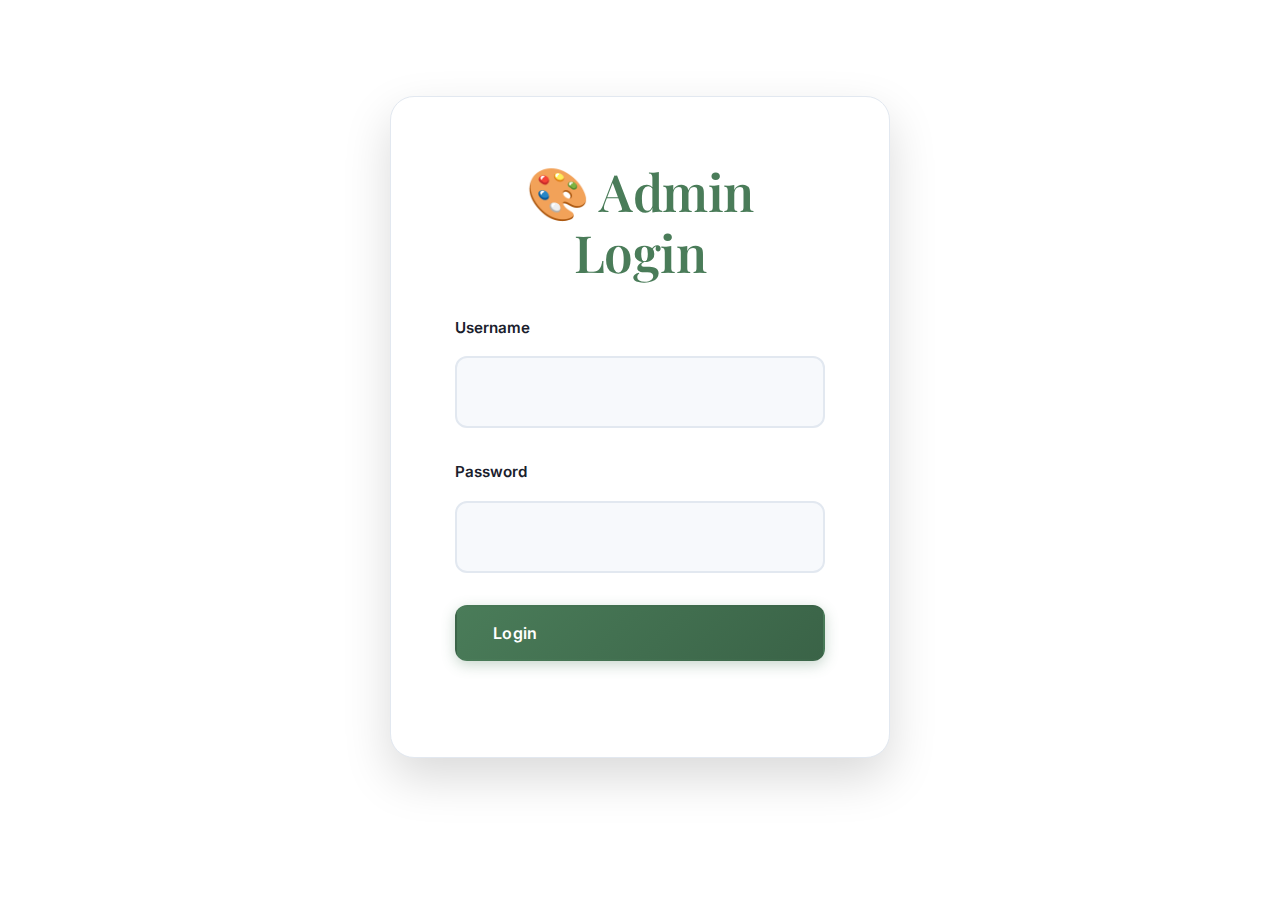
<file: admin.html>
<!DOCTYPE html>
<html lang="en" data-theme="light">
<head>
    <meta charset="UTF-8">
    <meta name="viewport" content="width=device-width, initial-scale=1.0">
    <title>Admin Panel - ARTEA</title>
    <link rel="preconnect" href="https://fonts.googleapis.com">
    <link rel="preconnect" href="https://fonts.gstatic.com" crossorigin>
    <link href="https://fonts.googleapis.com/css2?family=Playfair+Display:wght@400;500;600&family=Inter:wght@400;500;600&display=swap" rel="stylesheet">
    <link rel="stylesheet" href="css/style.css">
</head>
<body>
    <div class="admin-container">
        <!-- Login Card -->
        <div class="login-card" id="loginCard">
            <h2 style="text-align: center; margin-bottom: 32px; color: var(--primary);">🎨 Admin Login</h2>
            <form id="loginForm">
                <div class="form-group">
                    <label>Username</label>
                    <input type="text" id="username" required autocomplete="username">
                </div>
                <div class="form-group">
                    <label>Password</label>
                    <input type="password" id="password" required autocomplete="current-password">
                </div>
                <div class="form-group">
                    <button type="submit" class="btn btn-primary" style="width: 100%;">Login</button>
                </div>
                <p id="loginError" style="color: #dc2626; text-align: center; margin-top: 16px; display: none; font-weight: 500;">Invalid credentials</p>
            </form>
        </div>

        <!-- Admin Panel -->
        <div class="admin-panel" id="adminPanel" style="display: none;">
            <div class="admin-header">
                <div>
                    <h2 style="margin-bottom: 8px;">Portfolio Management</h2>
                    <p style="color: var(--text-secondary); font-size: 0.9rem; margin: 0;">Manage your artwork collection</p>
                </div>
                <div style="display: flex; gap: 12px;">
                    <button class="btn btn-primary btn-small" id="addNewBtn">+ Add New</button>
                    <button class="btn btn-outline btn-small" id="logoutBtn">Logout</button>
                </div>
            </div>

            <div class="portfolio-list" id="portfolioList">
                <!-- Portfolio items loaded here -->
            </div>
        </div>
    </div>

    <!-- Add/Edit Modal -->
    <div class="modal" id="portfolioModal">
        <div class="modal-content">
            <div class="modal-header">
                <h3 id="modalTitle">Add Portfolio Item</h3>
                <button class="close-modal" id="closeModal">×</button>
            </div>
            <form id="portfolioForm">
                <input type="hidden" id="editId">
                <div class="form-group">
                    <label>Title (English)</label>
                    <input type="text" id="titleEn" required>
                </div>
                <div class="form-group">
                    <label>Title (Arabic)</label>
                    <input type="text" id="titleAr" required>
                </div>
                <div class="form-group">
                    <label>Category (English)</label>
                    <input type="text" id="categoryEn" placeholder="e.g., Oil Painting" required>
                </div>
                <div class="form-group">
                    <label>Category (Arabic)</label>
                    <input type="text" id="categoryAr" placeholder="e.g., رسم زيتي" required>
                </div>
                <div class="form-group">
                    <label>Image URL</label>
                    <input type="text" id="imageUrl" placeholder="images/img1.jpg" required>
                    <small style="color: var(--text-muted); font-size: 0.85rem; margin-top: 4px; display: block;">Available: img1.jpg - img8.jpg</small>
                </div>
                <div class="form-group">
                    <button type="submit" class="btn btn-primary" style="width: 100%;">Save</button>
                </div>
            </form>
        </div>
    </div>

    <script src="js/admin.js"></script>
</body>
</html>
</file>
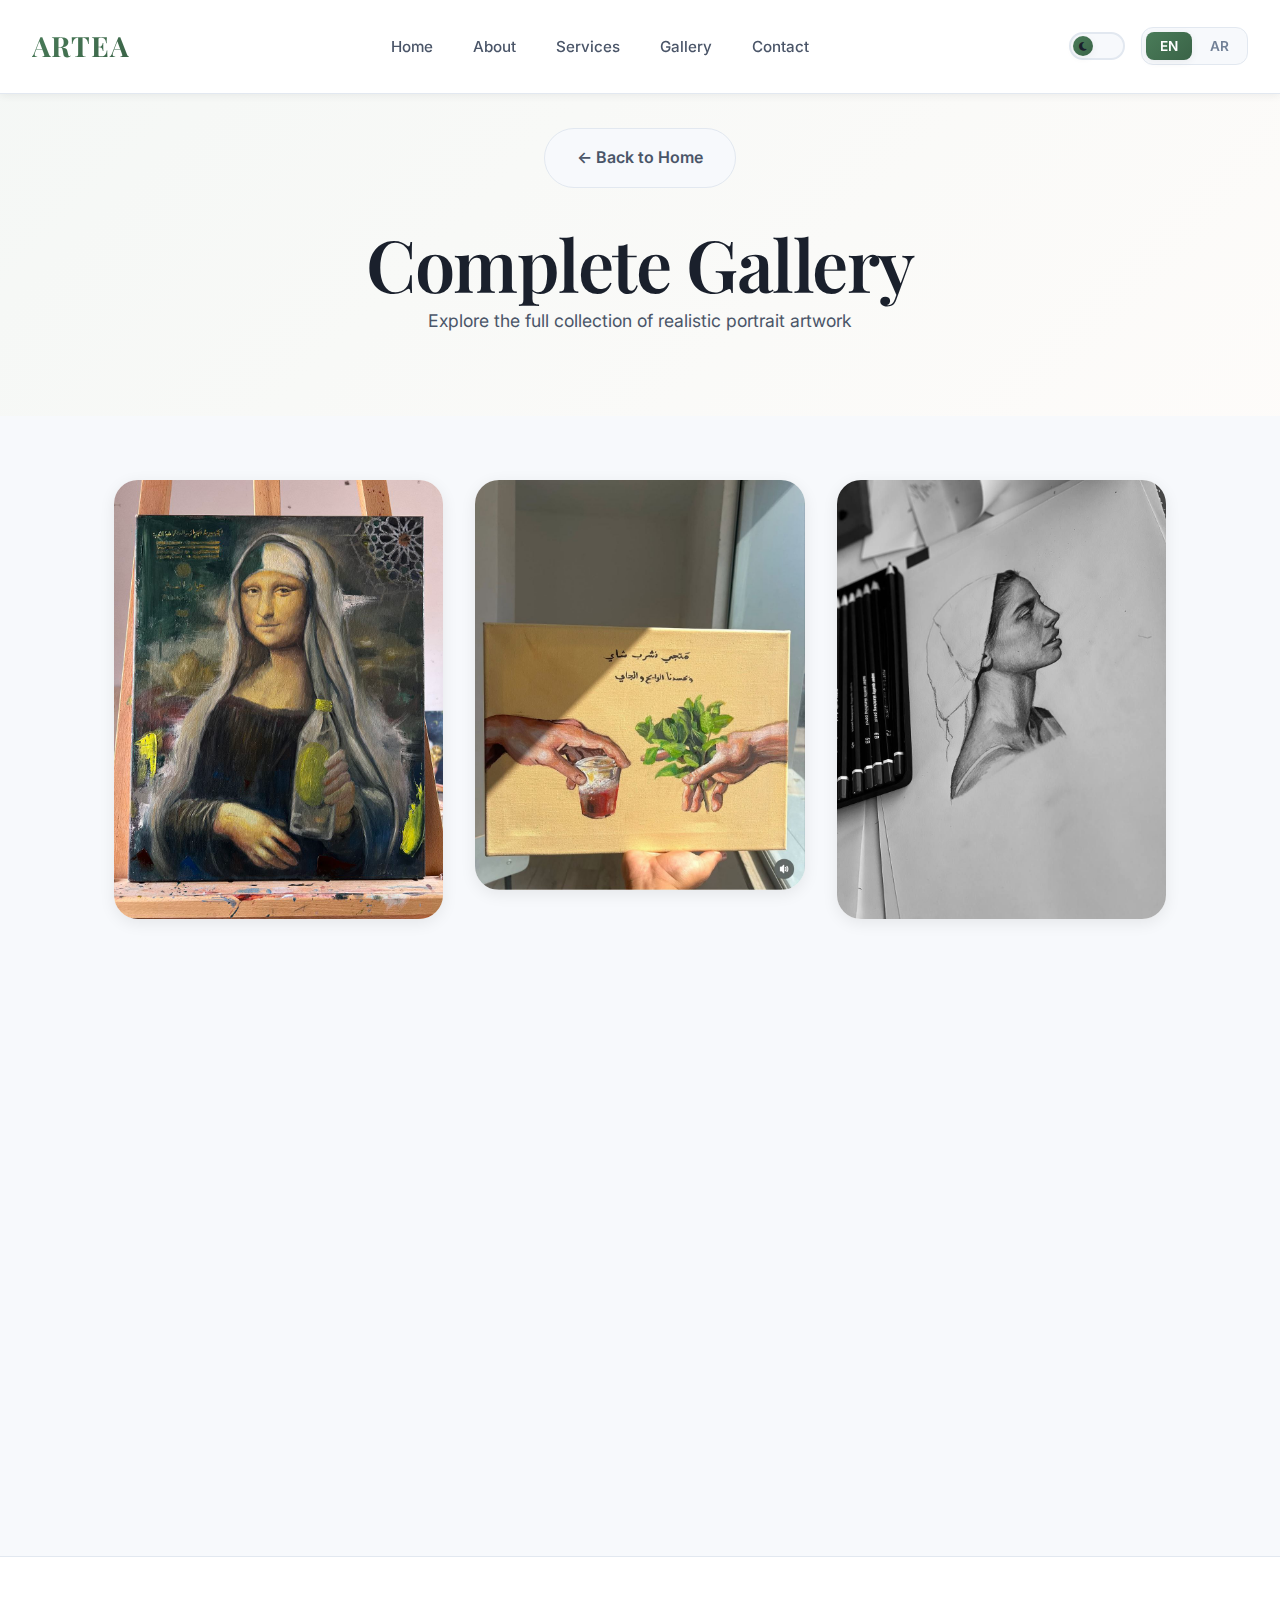
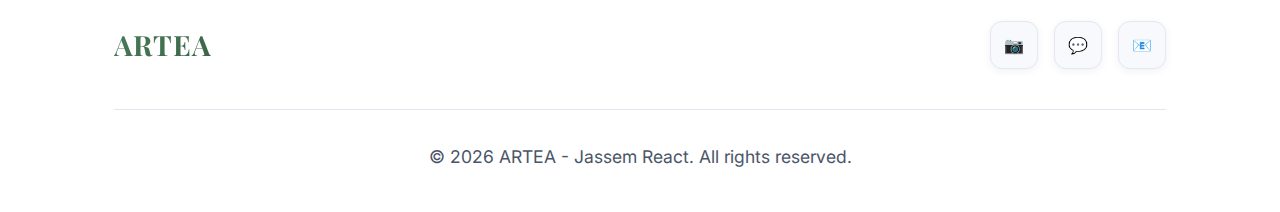
<file: gallery.html>
<!DOCTYPE html>
<html lang="en" data-theme="light">
<head>
    <meta charset="UTF-8">
    <meta name="viewport" content="width=device-width, initial-scale=1.0">
    <title>Gallery - ARTEA | Jassem React</title>
    <meta name="description" content="Complete portfolio gallery of realistic portrait artwork by Jassem React">
    <link rel="preconnect" href="https://fonts.googleapis.com">
    <link rel="preconnect" href="https://fonts.gstatic.com" crossorigin>
    <link href="https://fonts.googleapis.com/css2?family=Playfair+Display:wght@400;500;600&family=Inter:wght@400;500;600&display=swap" rel="stylesheet">
    <link rel="stylesheet" href="css/style.css">
</head>
<body>
    <!-- Navigation -->
    <nav id="navbar">
        <div class="nav-container">
            <a href="index.html" class="logo">ARTEA</a>
            
            <ul class="nav-links" id="navLinks">
                <li><a href="index.html#home" data-en="Home" data-ar="الرئيسية">Home</a></li>
                <li><a href="index.html#about" data-en="About" data-ar="عني">About</a></li>
                <li><a href="index.html#services" data-en="Services" data-ar="الخدمات">Services</a></li>
                <li><a href="gallery.html" data-en="Gallery" data-ar="المعرض">Gallery</a></li>
                <li><a href="index.html#contact" data-en="Contact" data-ar="تواصل">Contact</a></li>
            </ul>
            
            <div style="display: flex; align-items: center; gap: 16px;">
                <div class="theme-toggle" id="themeToggle">
                    <div class="theme-toggle-slider">🌙</div>
                </div>
                
                <div class="lang-toggle">
                    <button class="lang-btn active" data-lang="en">EN</button>
                    <button class="lang-btn" data-lang="ar">AR</button>
                </div>
                
                <div class="menu-toggle" id="menuToggle">
                    <span></span>
                    <span></span>
                    <span></span>
                </div>
            </div>
        </div>
    </nav>

    <!-- Gallery Hero -->
    <section class="gallery-hero">
        <div class="container">
            <a href="index.html#portfolio" class="back-btn" data-en="← Back to Home" data-ar="← العودة إلى الصفحة الرئيسية">← Back to Home</a>
            <h1 data-en="Complete Gallery" data-ar="المعرض الكامل">Complete Gallery</h1>
            <p data-en="Explore the full collection of realistic portrait artwork" data-ar="استكشف المجموعة الكاملة من الأعمال الفنية الواقعية">Explore the full collection of realistic portrait artwork</p>
        </div>
    </section>

    <!-- Gallery Grid -->
    <section style="padding: 64px 0; background: var(--bg-secondary);">
        <div class="container">
            <div class="masonry-grid" id="galleryGrid">
                <!-- Gallery items loaded by JavaScript -->
            </div>
        </div>
    </section>

    <!-- Footer -->
    <footer>
        <div class="container">
            <div class="footer-content">
                <div class="logo">ARTEA</div>
                <div class="social-links">
                    <a href="https://www.instagram.com/jassem.react999" target="_blank" title="Instagram">📷</a>
                    <a href="https://wa.me/213658423892" target="_blank" title="WhatsApp">💬</a>
                    <a href="mailto:doudijassem45@gmail.com" title="Email">📧</a>
                </div>
            </div>
            <div class="copyright">
                <p data-en="© 2026 ARTEA - Jassem React. All rights reserved." data-ar="© 2026 ARTEA - جاسم رياكت. جميع الحقوق محفوظة.">© 2026 ARTEA - Jassem React. All rights reserved.</p>
            </div>
        </div>
    </footer>

    <script src="js/main.js"></script>
    <script src="js/gallery.js"></script>
</body>
</html>
</file>
<file: css/style.css>
/* ARTEA Portfolio - Modern Redesigned Version with Font Awesome Icons */

@import url('https://cdnjs.cloudflare.com/ajax/libs/font-awesome/6.4.0/css/all.min.css');

:root {
  /* Light Mode - Clean & Modern */
  --primary: #4a7c59;
  --primary-dark: #3a6347;
  --primary-light: #6a9b77;
  --accent: #d4a574;
  --blue: #3b82f6;
  --bg-main: #ffffff;
  --bg-secondary: #f7f9fc;
  --bg-tertiary: #edf2f7;
  --bg-card: #ffffff;
  --text-primary: #1a202c;
  --text-secondary: #4a5568;
  --text-muted: #718096;
  --border: #e2e8f0;
  --shadow-sm: 0 2px 8px rgba(0, 0, 0, 0.06);
  --shadow-md: 0 4px 16px rgba(0, 0, 0, 0.08);
  --shadow-lg: 0 12px 32px rgba(0, 0, 0, 0.12);
  --shadow-xl: 0 20px 48px rgba(0, 0, 0, 0.15);
  --overlay: rgba(0, 0, 0, 0.75);
  
  /* Gradients */
  --gradient-hero: linear-gradient(135deg, rgba(74, 124, 89, 0.06) 0%, rgba(212, 165, 116, 0.04) 100%);
  --gradient-primary: linear-gradient(135deg, #4a7c59 0%, #3a6347 100%);
  --gradient-accent: linear-gradient(135deg, #d4a574 0%, #c49564 100%);
  
  /* Spacing - 8px grid */
  --space-1: 8px;
  --space-2: 16px;
  --space-3: 24px;
  --space-4: 32px;
  --space-5: 40px;
  --space-6: 48px;
  --space-8: 64px;
  --space-10: 80px;
  --space-12: 96px;
  --space-16: 128px;
  
  /* Border Radius */
  --radius-sm: 8px;
  --radius-md: 12px;
  --radius-lg: 16px;
  --radius-xl: 24px;
  --radius-full: 9999px;
  
  /* Typography */
  --font-heading: 'Playfair Display', Georgia, serif;
  --font-body: 'Inter', -apple-system, BlinkMacSystemFont, sans-serif;
  
  /* Transitions */
  --transition: all 0.3s cubic-bezier(0.4, 0, 0.2, 1);
  --transition-slow: all 0.5s cubic-bezier(0.4, 0, 0.2, 1);
}

/* Dark Mode - LIGHTER VERSION */
[data-theme="dark"] {
  --bg-main: #1a202c;
  --bg-secondary: #2d3748;
  --bg-tertiary: #374151;
  --bg-card: #2d3748;
  --text-primary: #f7fafc;
  --text-secondary: #cbd5e0;
  --text-muted: #a0aec0;
  --border: #4a5568;
  --shadow-sm: 0 2px 8px rgba(0, 0, 0, 0.3);
  --shadow-md: 0 4px 16px rgba(0, 0, 0, 0.4);
  --shadow-lg: 0 12px 32px rgba(0, 0, 0, 0.5);
  --shadow-xl: 0 20px 48px rgba(0, 0, 0, 0.6);
  --overlay: rgba(0, 0, 0, 0.9);
  --gradient-hero: linear-gradient(135deg, rgba(74, 124, 89, 0.15) 0%, rgba(212, 165, 116, 0.1) 100%);
}

* {
  margin: 0;
  padding: 0;
  box-sizing: border-box;
}

html {
  scroll-behavior: smooth;
  font-size: 16px;
}

body {
  font-family: var(--font-body);
  background: var(--bg-main);
  color: var(--text-primary);
  line-height: 1.6;
  overflow-x: hidden;
  transition: background 0.3s, color 0.3s;
}

img {
  max-width: 100%;
  display: block;
}

a {
  text-decoration: none;
  color: inherit;
  transition: var(--transition);
}

button {
  cursor: pointer;
  border: none;
  background: none;
  font-family: inherit;
}

h1, h2, h3, h4 {
  font-family: var(--font-heading);
  font-weight: 600;
  line-height: 1.2;
  color: var(--text-primary);
}

h1 { font-size: clamp(2.5rem, 6vw, 4.5rem); letter-spacing: -0.02em; }
h2 { font-size: clamp(2rem, 4vw, 3.5rem); letter-spacing: -0.01em; }
h3 { font-size: clamp(1.5rem, 3vw, 2rem); }
h4 { font-size: clamp(1.25rem, 2.5vw, 1.5rem); }

p {
  color: var(--text-secondary);
  font-size: clamp(0.95rem, 1.5vw, 1.1rem);
  line-height: 1.7;
}

.container {
  max-width: 1100px;
  margin: 0 auto;
  padding: 0 var(--space-3);
}

.container-wide {
  max-width: 1400px;
  margin: 0 auto;
  padding: 0 var(--space-3);
}

section {
  padding: var(--space-12) 0;
}

/* ========================================
   NAVIGATION - Modern & Clean
   ======================================== */

nav {
  position: fixed;
  top: 0;
  width: 100%;
  background: rgba(255, 255, 255, 0.98);
  backdrop-filter: blur(12px);
  -webkit-backdrop-filter: blur(12px);
  z-index: 1000;
  border-bottom: 1px solid var(--border);
  transition: var(--transition);
  box-shadow: var(--shadow-sm);
}

[data-theme="dark"] nav {
  background: rgba(26, 32, 44, 0.95);
}

.nav-container {
  display: flex;
  justify-content: space-between;
  align-items: center;
  padding: var(--space-3) var(--space-4);
  max-width: 1400px;
  margin: 0 auto;
}

.logo {
  font-family: var(--font-heading);
  font-size: 1.75rem;
  letter-spacing: 1px;
  background: var(--gradient-primary);
  -webkit-background-clip: text;
  -webkit-text-fill-color: transparent;
  background-clip: text;
  font-weight: 700;
}

.nav-links {
  display: flex;
  gap: var(--space-5);
  list-style: none;
  align-items: center;
}

.nav-links a {
  color: var(--text-secondary);
  font-size: 0.95rem;
  font-weight: 500;
  position: relative;
  padding: var(--space-1) 0;
  transition: var(--transition);
}

.nav-links a::after {
  content: '';
  position: absolute;
  bottom: -2px;
  left: 50%;
  transform: translateX(-50%);
  width: 0;
  height: 2px;
  background: var(--primary);
  transition: var(--transition);
}

.nav-links a:hover {
  color: var(--primary);
}

.nav-links a:hover::after {
  width: 100%;
}

/* Theme Toggle - Redesigned */
.theme-toggle {
  width: 56px;
  height: 28px;
  background: var(--bg-secondary);
  border: 2px solid var(--border);
  border-radius: var(--radius-full);
  position: relative;
  cursor: pointer;
  transition: var(--transition);
}

.theme-toggle:hover {
  border-color: var(--primary);
}

.theme-toggle-slider {
  position: absolute;
  top: 2px;
  left: 2px;
  width: 20px;
  height: 20px;
  background: var(--gradient-primary);
  border-radius: 50%;
  transition: var(--transition);
  display: flex;
  align-items: center;
  justify-content: center;
  font-size: 10px;
  box-shadow: var(--shadow-sm);
}

[data-theme="dark"] .theme-toggle-slider {
  transform: translateX(28px);
  background: var(--gradient-accent);
}

.lang-toggle {
  display: flex;
  gap: 4px;
  background: var(--bg-secondary);
  border-radius: var(--radius-md);
  padding: 4px;
  border: 1px solid var(--border);
}

.lang-toggle button {
  padding: 6px 14px;
  border-radius: var(--radius-sm);
  font-size: 0.85rem;
  color: var(--text-muted);
  font-weight: 600;
  transition: var(--transition);
}

.lang-toggle button.active {
  background: var(--gradient-primary);
  color: white;
  box-shadow: var(--shadow-sm);
}

.menu-toggle {
  display: none;
  flex-direction: column;
  gap: 5px;
  cursor: pointer;
}

.menu-toggle span {
  width: 26px;
  height: 2.5px;
  background: var(--text-primary);
  transition: var(--transition);
  border-radius: 2px;
}

/* ========================================
   HERO SECTION - New Modern Design
   ======================================== */

.hero {
  min-height: 100vh;
  display: grid;
  grid-template-columns: 1fr 1fr;
  align-items: center;
  gap: var(--space-10);
  padding: var(--space-16) var(--space-6) var(--space-10);
  background: var(--bg-main);
  position: relative;
  overflow: hidden;
}

.hero::before {
  content: '';
  position: absolute;
  top: -50%;
  right: -20%;
  width: 800px;
  height: 800px;
  background: radial-gradient(circle, rgba(74, 124, 89, 0.06) 0%, transparent 70%);
  border-radius: 50%;
  pointer-events: none;
}

.hero-content {
  max-width: 600px;
  text-align: left;
  animation: fadeInUp 0.8s ease-out;
}

.hero-subtitle {
  color: var(--text-muted);
  font-size: 0.8rem;
  letter-spacing: 2px;
  text-transform: uppercase;
  margin-bottom: var(--space-3);
  font-weight: 600;
  display: flex;
  align-items: center;
  gap: var(--space-2);
}

.hero-subtitle::before {
  content: '';
  width: 8px;
  height: 8px;
  background: var(--accent);
  border-radius: 50%;
}

.hero h1 {
  font-size: clamp(3rem, 8vw, 6rem);
  margin-bottom: var(--space-3);
  color: var(--text-primary);
  font-weight: 400;
  line-height: 1;
  letter-spacing: -0.02em;
}

.hero h1::after {
  content: '.';
  color: var(--accent);
}

.hero p {
  font-size: clamp(1rem, 1.8vw, 1.15rem);
  margin-bottom: var(--space-6);
  line-height: 1.7;
  color: var(--text-secondary);
  max-width: 540px;
}

.cta-buttons {
  display: flex;
  gap: var(--space-3);
  flex-wrap: wrap;
}

.hero-stats {
  display: flex;
  gap: var(--space-5);
  margin-top: var(--space-6);
  padding-top: var(--space-5);
  border-top: 1px solid var(--border);
}

.hero-stat-item {
  display: flex;
  align-items: center;
  gap: var(--space-2);
}

.hero-stat-icon {
  width: 48px;
  height: 48px;
  background: var(--primary);
  border-radius: 50%;
  display: flex;
  align-items: center;
  justify-content: center;
  color: white;
  font-size: 1.2rem;
  flex-shrink: 0;
}

.hero-stat-text h4 {
  font-size: 1.5rem;
  font-weight: 700;
  color: var(--text-primary);
  margin-bottom: 2px;
  font-family: var(--font-body);
}

.hero-stat-text p {
  font-size: 0.75rem;
  color: var(--text-muted);
  margin: 0;
  line-height: 1.2;
}

.hero-image-container {
  position: relative;
  height: 700px;
  animation: fadeIn 1s ease-out;
}

.hero-image-card {
  position: absolute;
  right: 0;
  top: 50%;
  transform: translateY(-50%);
  width: 520px;
  height: 650px;
  background: var(--bg-card);
  border-radius: var(--radius-xl);
  overflow: hidden;
  box-shadow: var(--shadow-xl);
  border: 1px solid var(--border);
}

.hero-image-card img {
  width: 100%;
  height: 100%;
  object-fit: cover;
}

.hero-image-label {
  position: absolute;
  bottom: var(--space-4);
  left: var(--space-4);
  right: var(--space-4);
  background: rgba(0, 0, 0, 0.85);
  backdrop-filter: blur(12px);
  -webkit-backdrop-filter: blur(12px);
  padding: var(--space-3);
  border-radius: var(--radius-md);
}

.hero-image-label h4 {
  color: white;
  font-size: 1.1rem;
  margin-bottom: var(--space-1);
  font-weight: 400;
  font-family: var(--font-heading);
}

.hero-image-label p {
  color: rgba(255, 255, 255, 0.7);
  font-size: 0.85rem;
  margin: 0;
  display: flex;
  align-items: center;
  gap: var(--space-1);
}

.hero-scroll-indicator {
  position: absolute;
  bottom: var(--space-5);
  left: 50%;
  transform: translateX(-50%);
  text-align: center;
  color: var(--text-muted);
  font-size: 0.75rem;
  letter-spacing: 2px;
  text-transform: uppercase;
  animation: bounce 2s infinite;
}

.hero-scroll-indicator i {
  display: block;
  margin-top: var(--space-1);
  font-size: 1rem;
}

@keyframes bounce {
  0%, 100% { transform: translate(-50%, 0); }
  50% { transform: translate(-50%, 10px); }
}

/* ========================================
   BUTTONS - Modern Design
   ======================================== */

.btn {
  padding: 16px 36px;
  border-radius: var(--radius-md);
  font-size: 1rem;
  font-weight: 600;
  transition: var(--transition);
  display: inline-flex;
  align-items: center;
  gap: var(--space-2);
  letter-spacing: 0.3px;
  position: relative;
  overflow: hidden;
}

.btn i {
  font-size: 1.1rem;
}

.btn-primary {
  background: var(--gradient-primary);
  color: white;
  box-shadow: 0 4px 14px rgba(74, 124, 89, 0.3);
  border: 2px solid transparent;
}

.btn-primary:hover {
  transform: translateY(-2px);
  box-shadow: 0 8px 24px rgba(74, 124, 89, 0.4);
}

.btn-primary:active {
  transform: translateY(0);
}

.btn-outline {
  background: transparent;
  color: var(--text-primary);
  border: 2px solid var(--border);
}

.btn-outline:hover {
  border-color: var(--primary);
  background: rgba(74, 124, 89, 0.05);
  transform: translateY(-2px);
}

/* ========================================
   SECTIONS - Labels & Headers
   ======================================== */

.section-label {
  color: var(--primary);
  font-size: 0.8rem;
  letter-spacing: 3px;
  text-transform: uppercase;
  margin-bottom: var(--space-2);
  font-weight: 800;
  display: inline-block;
}

.section-header {
  text-align: center;
  max-width: 800px;
  margin: 0 auto var(--space-10);
}

.section-header h2 {
  margin-bottom: var(--space-3);
}

.section-header p {
  font-size: 1.1rem;
  max-width: 600px;
  margin: 0 auto;
}

/* ========================================
   ABOUT SECTION
   ======================================== */

.about {
  background: var(--bg-secondary);
}

.about-grid {
  display: grid;
  grid-template-columns: 1fr 1fr;
  gap: var(--space-10);
  align-items: center;
}

.about-image {
  position: relative;
  overflow: hidden;
  border-radius: var(--radius-xl);
  box-shadow: var(--shadow-xl);
}

.about-image img {
  width: 100%;
  height: 600px;
  object-fit: cover;
  transition: transform 0.6s ease;
}

.about-image:hover img {
  transform: scale(1.05);
}

.about-content h2 {
  margin-bottom: var(--space-4);
}

.about-content p {
  margin-bottom: var(--space-3);
  font-size: 1.05rem;
}

.achievements {
  display: grid;
  grid-template-columns: repeat(2, 1fr);
  gap: var(--space-3);
  margin-top: var(--space-6);
}

.achievement-item {
  background: var(--bg-card);
  padding: var(--space-4);
  border-radius: var(--radius-lg);
  border: 1px solid var(--border);
  transition: var(--transition);
  box-shadow: var(--shadow-sm);
  text-align: center;
}

.achievement-item:hover {
  transform: translateY(-6px);
  box-shadow: var(--shadow-lg);
  border-color: var(--primary);
}

.achievement-item strong {
  color: var(--primary);
  display: block;
  font-size: 2.5rem;
  font-family: var(--font-heading);
  margin-bottom: var(--space-2);
  font-weight: 700;
}

.achievement-item span {
  color: var(--text-secondary);
  font-size: 0.95rem;
  font-weight: 500;
}

/* ========================================
   SERVICES SECTION - Modern Cards
   ======================================== */

.services {
  background: var(--bg-main);
}

.services-grid {
  display: grid;
  grid-template-columns: repeat(auto-fit, minmax(300px, 1fr));
  gap: var(--space-5);
  margin-top: var(--space-8);
}

.service-card {
  background: var(--bg-card);
  padding: var(--space-6);
  border-radius: var(--radius-xl);
  border: 1px solid var(--border);
  transition: var(--transition);
  box-shadow: var(--shadow-md);
  text-align: center;
  position: relative;
  overflow: hidden;
}

.service-card::before {
  content: '';
  position: absolute;
  top: 0;
  left: 0;
  right: 0;
  height: 4px;
  background: var(--gradient-primary);
  transform: scaleX(0);
  transition: var(--transition);
}

.service-card:hover::before {
  transform: scaleX(1);
}

.service-card:hover {
  transform: translateY(-10px);
  box-shadow: var(--shadow-xl);
  border-color: var(--primary);
}

.service-icon {
  font-size: 3.5rem;
  margin-bottom: var(--space-4);
  display: inline-block;
  color: var(--primary);
}

.service-card h3 {
  margin-bottom: var(--space-3);
  font-size: 1.5rem;
}

.service-card p {
  font-size: 1rem;
  margin-bottom: var(--space-4);
  line-height: 1.6;
}

.service-list {
  list-style: none;
  text-align: left;
  margin-top: var(--space-4);
  padding-top: var(--space-4);
  border-top: 1px solid var(--border);
}

.service-list li {
  padding: var(--space-2) 0;
  color: var(--text-secondary);
  font-size: 0.95rem;
  display: flex;
  align-items: center;
  gap: var(--space-2);
}

.service-list li i {
  color: var(--primary);
  font-size: 1rem;
}

/* ========================================
   PORTFOLIO with IMAGE MODAL
   ======================================== */

.portfolio {
  background: var(--bg-secondary);
}

.portfolio-grid {
  display: grid;
  grid-template-columns: repeat(auto-fit, minmax(320px, 1fr));
  gap: var(--space-4);
  margin-bottom: var(--space-8);
}

.portfolio-item {
  position: relative;
  overflow: hidden;
  border-radius: var(--radius-xl);
  background: var(--bg-card);
  cursor: pointer;
  aspect-ratio: 4/5;
  box-shadow: var(--shadow-md);
  transition: var(--transition);
}

.portfolio-item:hover {
  transform: translateY(-8px) scale(1.02);
  box-shadow: var(--shadow-xl);
}

.portfolio-item img {
  width: 100%;
  height: 100%;
  object-fit: cover;
  transition: transform 0.6s ease;
}

.portfolio-overlay {
  position: absolute;
  inset: 0;
  background: linear-gradient(to top, rgba(0, 0, 0, 0.85) 0%, rgba(0, 0, 0, 0.3) 50%, transparent 100%);
  opacity: 0;
  transition: var(--transition);
  display: flex;
  flex-direction: column;
  justify-content: flex-end;
  padding: var(--space-5);
}

.portfolio-item:hover .portfolio-overlay {
  opacity: 1;
}

.portfolio-item:hover img {
  transform: scale(1.08);
}

.portfolio-overlay h3 {
  color: white;
  font-size: 1.5rem;
  margin-bottom: var(--space-2);
}

.portfolio-overlay p {
  color: var(--accent);
  font-size: 1rem;
  margin: 0;
  font-weight: 600;
}

/* IMAGE MODAL - Fullscreen View */
.image-modal {
  display: none;
  position: fixed;
  inset: 0;
  background: var(--overlay);
  z-index: 9999;
  align-items: center;
  justify-content: center;
  padding: var(--space-4);
  backdrop-filter: blur(8px);
  -webkit-backdrop-filter: blur(8px);
  animation: fadeIn 0.3s ease;
}

.image-modal.active {
  display: flex;
}

.image-modal-content {
  max-width: 90vw;
  max-height: 90vh;
  position: relative;
  animation: zoomIn 0.4s ease;
}

.image-modal-content img {
  max-width: 100%;
  max-height: 80vh;
  width: auto;
  height: auto;
  border-radius: var(--radius-lg);
  box-shadow: var(--shadow-xl);
  object-fit: contain;
}

.image-modal-info {
  background: var(--bg-card);
  padding: var(--space-4);
  border-radius: var(--radius-lg);
  margin-top: var(--space-3);
  text-align: center;
  box-shadow: var(--shadow-lg);
}

.image-modal-info h3 {
  font-size: 1.5rem;
  margin-bottom: var(--space-2);
  color: var(--text-primary);
}

.image-modal-info p {
  color: var(--primary);
  font-size: 1rem;
  margin: 0;
  font-weight: 600;
}

.modal-close {
  position: fixed;
  top: var(--space-4);
  right: var(--space-4);
  width: 48px;
  height: 48px;
  background: white;
  border-radius: 50%;
  display: flex;
  align-items: center;
  justify-content: center;
  cursor: pointer;
  transition: var(--transition);
  box-shadow: var(--shadow-lg);
  z-index: 10000;
}

[data-theme="dark"] .modal-close {
  background: var(--bg-card);
}

.modal-close i {
  font-size: 1.5rem;
  color: var(--text-primary);
}

.modal-close:hover {
  transform: rotate(90deg) scale(1.1);
  background: var(--primary);
}

.modal-close:hover i {
  color: white;
}

/* Modal Navigation Arrows */
.modal-nav {
  position: fixed;
  top: 50%;
  transform: translateY(-50%);
  width: 48px;
  height: 48px;
  background: rgba(255, 255, 255, 0.9);
  border-radius: 50%;
  display: flex;
  align-items: center;
  justify-content: center;
  cursor: pointer;
  transition: var(--transition);
  box-shadow: var(--shadow-lg);
  z-index: 10000;
}

[data-theme="dark"] .modal-nav {
  background: rgba(45, 55, 72, 0.9);
}

.modal-nav:hover {
  background: var(--primary);
  transform: translateY(-50%) scale(1.15);
}

.modal-nav:hover i {
  color: white;
}

.modal-nav i {
  font-size: 1.25rem;
  color: var(--text-primary);
}

.modal-prev {
  left: var(--space-4);
}

.modal-next {
  right: var(--space-4);
}

/* ========================================
   FAQ SECTION - Accordion
   ======================================== */

.faq {
  background: var(--bg-main);
}

.faq-list {
  max-width: 900px;
  margin: 0 auto;
}

.faq-item {
  background: var(--bg-card);
  border: 1px solid var(--border);
  border-radius: var(--radius-lg);
  margin-bottom: var(--space-3);
  overflow: hidden;
  box-shadow: var(--shadow-sm);
  transition: var(--transition);
}

.faq-item:hover {
  box-shadow: var(--shadow-md);
  border-color: var(--primary);
}

.faq-question {
  padding: var(--space-4) var(--space-5);
  cursor: pointer;
  display: flex;
  justify-content: space-between;
  align-items: center;
  font-weight: 600;
  font-size: 1.1rem;
  color: var(--text-primary);
  user-select: none;
  transition: var(--transition);
}

.faq-question:hover {
  color: var(--primary);
}

.faq-icon {
  width: 32px;
  height: 32px;
  border-radius: 50%;
  background: var(--bg-secondary);
  display: flex;
  align-items: center;
  justify-content: center;
  transition: var(--transition);
  flex-shrink: 0;
}

.faq-icon i {
  font-size: 1.2rem;
  color: var(--primary);
  transition: var(--transition);
}

.faq-item.active .faq-icon {
  background: var(--primary);
  transform: rotate(45deg);
}

.faq-item.active .faq-icon i {
  color: white;
}

.faq-answer {
  max-height: 0;
  overflow: hidden;
  transition: max-height 0.4s ease;
}

.faq-item.active .faq-answer {
  max-height: 600px;
}

.faq-answer-content {
  padding: 0 var(--space-5) var(--space-4);
  color: var(--text-secondary);
  line-height: 1.8;
  font-size: 1rem;
}

/* ========================================
   CONTACT SECTION - Redesigned
   ======================================== */

.contact {
  background: var(--bg-secondary);
  position: relative;
  overflow: hidden;
}

.contact::before {
  content: '';
  position: absolute;
  top: -200px;
  right: -200px;
  width: 500px;
  height: 500px;
  background: radial-gradient(circle, rgba(74, 124, 89, 0.08) 0%, transparent 70%);
  border-radius: 50%;
  pointer-events: none;
}

.contact-grid {
  display: grid;
  grid-template-columns: 1fr 1fr;
  gap: var(--space-10);
  max-width: 1100px;
  margin: 0 auto;
  position: relative;
  z-index: 1;
}

.contact-info h2 {
  margin-bottom: var(--space-5);
}

.contact-item {
  display: flex;
  gap: var(--space-3);
  margin-bottom: var(--space-5);
  align-items: flex-start;
  padding: var(--space-4);
  background: var(--bg-card);
  border-radius: var(--radius-lg);
  border: 1px solid var(--border);
  transition: var(--transition);
}

.contact-item:hover {
  transform: translateX(8px);
  box-shadow: var(--shadow-md);
  border-color: var(--primary);
}

.contact-icon {
  width: 56px;
  height: 56px;
  background: var(--gradient-primary);
  border-radius: var(--radius-md);
  display: flex;
  align-items: center;
  justify-content: center;
  flex-shrink: 0;
  box-shadow: var(--shadow-md);
}

.contact-icon i {
  font-size: 1.5rem;
  color: white;
}

.contact-details h4 {
  color: var(--text-primary);
  margin-bottom: var(--space-1);
  font-size: 1.1rem;
  font-weight: 600;
}

.contact-details a {
  color: var(--text-secondary);
  font-size: 1rem;
  transition: var(--transition);
}

.contact-details a:hover {
  color: var(--primary);
}

.contact-form {
  background: var(--bg-card);
  padding: var(--space-6);
  border-radius: var(--radius-xl);
  border: 1px solid var(--border);
  box-shadow: var(--shadow-lg);
}

.form-group {
  margin-bottom: var(--space-4);
}

.form-group label {
  display: block;
  margin-bottom: var(--space-2);
  color: var(--text-primary);
  font-size: 0.95rem;
  font-weight: 600;
}

.form-group input,
.form-group textarea,
.form-group select {
  width: 100%;
  padding: var(--space-3);
  background: var(--bg-secondary);
  border: 2px solid var(--border);
  border-radius: var(--radius-md);
  color: var(--text-primary);
  font-family: inherit;
  font-size: 1rem;
  transition: var(--transition);
}

.form-group input:focus,
.form-group textarea:focus,
.form-group select:focus {
  outline: none;
  border-color: var(--primary);
  background: var(--bg-main);
  box-shadow: 0 0 0 4px rgba(74, 124, 89, 0.1);
}

.form-group textarea {
  resize: vertical;
  min-height: 150px;
}

.form-group button {
  width: 100%;
}

.form-success {
  background: linear-gradient(135deg, #10b981 0%, #059669 100%);
  color: white;
  padding: var(--space-4);
  border-radius: var(--radius-md);
  margin-bottom: var(--space-4);
  display: none;
  text-align: center;
  font-weight: 600;
  box-shadow: var(--shadow-md);
  animation: slideDown 0.4s ease;
}

.form-success i {
  margin-right: var(--space-2);
}

/* ========================================
   FOOTER - Beautiful Design
   ======================================== */

footer {
  background: var(--bg-main);
  padding: var(--space-8) 0 var(--space-5);
  border-top: 1px solid var(--border);
}

.footer-content {
  display: flex;
  justify-content: space-between;
  align-items: center;
  flex-wrap: wrap;
  gap: var(--space-4);
  margin-bottom: var(--space-5);
}

.footer-brand {
  max-width: 300px;
}

.footer-brand .logo {
  font-size: 2rem;
  margin-bottom: var(--space-2);
  display: block;
}

.footer-brand p {
  font-size: 0.9rem;
  line-height: 1.6;
}

.footer-links {
  display: flex;
  gap: var(--space-8);
}

.footer-column h4 {
  font-size: 1rem;
  margin-bottom: var(--space-3);
  color: var(--text-primary);
  font-weight: 600;
}

.footer-column ul {
  list-style: none;
}

.footer-column ul li {
  margin-bottom: var(--space-2);
}

.footer-column ul li a {
  color: var(--text-secondary);
  font-size: 0.9rem;
  transition: var(--transition);
  display: inline-flex;
  align-items: center;
  gap: var(--space-1);
}

.footer-column ul li a:hover {
  color: var(--primary);
  transform: translateX(4px);
}

.social-links {
  display: flex;
  gap: var(--space-2);
}

.social-links a {
  width: 48px;
  height: 48px;
  background: var(--bg-secondary);
  border: 1px solid var(--border);
  border-radius: var(--radius-md);
  display: flex;
  align-items: center;
  justify-content: center;
  transition: var(--transition);
  box-shadow: var(--shadow-sm);
}

.social-links a i {
  font-size: 1.25rem;
  color: var(--text-secondary);
  transition: var(--transition);
}

.social-links a:hover {
  background: var(--gradient-primary);
  transform: translateY(-4px);
  box-shadow: var(--shadow-md);
  border-color: transparent;
}

.social-links a:hover i {
  color: white;
}

.copyright {
  text-align: center;
  color: var(--text-muted);
  font-size: 0.9rem;
  padding-top: var(--space-4);
  border-top: 1px solid var(--border);
}

/* ========================================
   ANIMATIONS
   ======================================== */

@keyframes fadeInUp {
  from {
    opacity: 0;
    transform: translateY(40px);
  }
  to {
    opacity: 1;
    transform: translateY(0);
  }
}

@keyframes fadeIn {
  from { opacity: 0; }
  to { opacity: 1; }
}

@keyframes zoomIn {
  from {
    opacity: 0;
    transform: scale(0.8);
  }
  to {
    opacity: 1;
    transform: scale(1);
  }
}

@keyframes slideDown {
  from {
    opacity: 0;
    transform: translateY(-20px);
  }
  to {
    opacity: 1;
    transform: translateY(0);
  }
}

.fade-in {
  opacity: 0;
  transform: translateY(40px);
  transition: opacity 0.7s ease, transform 0.7s ease;
}

.fade-in.visible {
  opacity: 1;
  transform: translateY(0);
}

/* ========================================
   GALLERY PAGE
   ======================================== */

.gallery-hero {
  padding: var(--space-16) 0 var(--space-10);
  text-align: center;
  background: var(--gradient-hero);
}

.back-btn {
  display: inline-flex;
  align-items: center;
  gap: var(--space-2);
  margin-bottom: var(--space-4);
  color: var(--text-secondary);
  font-size: 1rem;
  font-weight: 600;
  padding: var(--space-2) var(--space-4);
  background: var(--bg-secondary);
  border-radius: var(--radius-full);
  border: 1px solid var(--border);
  transition: var(--transition);
}

.back-btn:hover {
  color: var(--primary);
  border-color: var(--primary);
  transform: translateX(-4px);
}

.masonry-grid {
  column-count: 3;
  column-gap: var(--space-4);
  margin-bottom: var(--space-10);
}

.masonry-item {
  break-inside: avoid;
  margin-bottom: var(--space-4);
  overflow: hidden;
  border-radius: var(--radius-xl);
  background: var(--bg-card);
  box-shadow: var(--shadow-md);
  transition: var(--transition);
  cursor: pointer;
}

.masonry-item:hover {
  transform: translateY(-6px);
  box-shadow: var(--shadow-xl);
}

.masonry-item img {
  width: 100%;
  display: block;
  transition: transform 0.6s ease;
}

.masonry-item:hover img {
  transform: scale(1.05);
}

/* ========================================
   ADMIN PANEL
   ======================================== */

.admin-container {
  min-height: 100vh;
  padding: var(--space-12) var(--space-3);
  background: var(--bg-main);
}

.login-card,
.admin-panel {
  max-width: 500px;
  margin: 0 auto;
  background: var(--bg-card);
  padding: var(--space-8);
  border-radius: var(--radius-xl);
  border: 1px solid var(--border);
  box-shadow: var(--shadow-xl);
}

.admin-panel {
  max-width: 1000px;
}

.admin-header {
  display: flex;
  justify-content: space-between;
  align-items: center;
  margin-bottom: var(--space-8);
  padding-bottom: var(--space-4);
  border-bottom: 2px solid var(--border);
}

.portfolio-list {
  display: grid;
  gap: var(--space-4);
  margin-top: var(--space-6);
}

.portfolio-admin-item {
  display: flex;
  gap: var(--space-4);
  background: var(--bg-secondary);
  padding: var(--space-4);
  border-radius: var(--radius-lg);
  border: 1px solid var(--border);
  align-items: center;
  box-shadow: var(--shadow-sm);
  transition: var(--transition);
}

.portfolio-admin-item:hover {
  box-shadow: var(--shadow-md);
  border-color: var(--primary);
}

.portfolio-admin-item img {
  width: 140px;
  height: 140px;
  object-fit: cover;
  border-radius: var(--radius-md);
}

.portfolio-admin-details {
  flex: 1;
}

.portfolio-admin-details h4 {
  margin-bottom: var(--space-2);
  font-size: 1.2rem;
}

.portfolio-admin-details p {
  font-size: 0.9rem;
  margin-bottom: var(--space-1);
}

.admin-actions {
  display: flex;
  gap: var(--space-2);
}

.btn-small {
  padding: 10px 20px;
  font-size: 0.9rem;
}

.btn-danger {
  background: linear-gradient(135deg, #dc2626 0%, #b91c1c 100%);
  color: white;
  box-shadow: 0 4px 12px rgba(220, 38, 38, 0.3);
}

.btn-danger:hover {
  box-shadow: 0 6px 20px rgba(220, 38, 38, 0.4);
}

/* Modal */
.modal {
  display: none;
  position: fixed;
  inset: 0;
  background: var(--overlay);
  z-index: 2000;
  align-items: center;
  justify-content: center;
  padding: var(--space-4);
  backdrop-filter: blur(8px);
  -webkit-backdrop-filter: blur(8px);
}

.modal.active {
  display: flex;
}

.modal-content {
  background: var(--bg-card);
  padding: var(--space-6);
  border-radius: var(--radius-xl);
  max-width: 600px;
  width: 100%;
  max-height: 90vh;
  overflow-y: auto;
  border: 1px solid var(--border);
  box-shadow: var(--shadow-xl);
  animation: zoomIn 0.3s ease;
}

.modal-header {
  display: flex;
  justify-content: space-between;
  align-items: center;
  margin-bottom: var(--space-5);
  padding-bottom: var(--space-4);
  border-bottom: 2px solid var(--border);
}

.close-modal {
  width: 40px;
  height: 40px;
  border-radius: 50%;
  background: var(--bg-secondary);
  color: var(--text-primary);
  display: flex;
  align-items: center;
  justify-content: center;
  font-size: 1.5rem;
  transition: var(--transition);
  cursor: pointer;
}

.close-modal:hover {
  background: var(--primary);
  color: white;
  transform: rotate(90deg);
}

/* ========================================
   RESPONSIVE DESIGN - Mobile First
   ======================================== */

@media (max-width: 968px) {
  section {
    padding: var(--space-10) 0;
  }

  .hero {
    grid-template-columns: 1fr;
    gap: var(--space-8);
    padding: var(--space-12) var(--space-3) var(--space-8);
  }

  .hero-content {
    text-align: center;
  }

  .hero-subtitle {
    justify-content: center;
  }

  .cta-buttons {
    justify-content: center;
  }

  .hero-stats {
    justify-content: center;
  }

  .hero-image-container {
    height: 500px;
  }

  .hero-image-card {
    position: relative;
    width: 100%;
    height: 100%;
    transform: none;
  }

  .nav-links {
    position: fixed;
    top: 73px;
    left: 0;
    right: 0;
    background: var(--bg-main);
    flex-direction: column;
    padding: var(--space-5);
    gap: var(--space-3);
    transform: translateX(100%);
    border-bottom: 1px solid var(--border);
    box-shadow: var(--shadow-lg);
  }
  
  .nav-links.active {
    transform: translateX(0);
  }
  
  .menu-toggle {
    display: flex;
  }
  
  .menu-toggle.active span:nth-child(1) {
    transform: rotate(45deg) translate(9px, 9px);
  }
  
  .menu-toggle.active span:nth-child(2) {
    opacity: 0;
  }
  
  .menu-toggle.active span:nth-child(3) {
    transform: rotate(-45deg) translate(8px, -8px);
  }
  
  .about-grid,
  .contact-grid {
    grid-template-columns: 1fr;
    gap: var(--space-8);
  }
  
  .about-image img {
    height: 450px;
  }
  
  .achievements {
    grid-template-columns: 1fr;
  }
  
  .masonry-grid {
    column-count: 2;
  }

  .footer-links {
    flex-direction: column;
    gap: var(--space-5);
  }

  .footer-content {
    flex-direction: column;
    text-align: center;
  }
}

@media (max-width: 640px) {
  section {
    padding: var(--space-8) 0;
  }

  h1 { font-size: 2.5rem; }
  h2 { font-size: 2rem; }

  .portfolio-grid,
  .services-grid {
    grid-template-columns: 1fr;
  }
  
  .cta-buttons {
    flex-direction: column;
    width: 100%;
  }
  
  .btn {
    width: 100%;
    justify-content: center;
  }
  
  .masonry-grid {
    column-count: 1;
  }
  
  .portfolio-admin-item {
    flex-direction: column;
    text-align: center;
  }

  .portfolio-admin-item img {
    width: 100%;
    height: 250px;
  }
  
  .admin-actions {
    flex-direction: row;
    width: 100%;
  }

  .contact-item {
    flex-direction: column;
    text-align: center;
  }

  .modal-prev {
    left: var(--space-2);
  }

  .modal-next {
    right: var(--space-2);
  }
}

/* ========================================
   UTILITY CLASSES
   ======================================== */

.text-center { text-align: center; }
.text-primary { color: var(--primary); }
.mt-4 { margin-top: var(--space-4); }
.mb-4 { margin-bottom: var(--space-4); }
.p-4 { padding: var(--space-4); }
</file>
